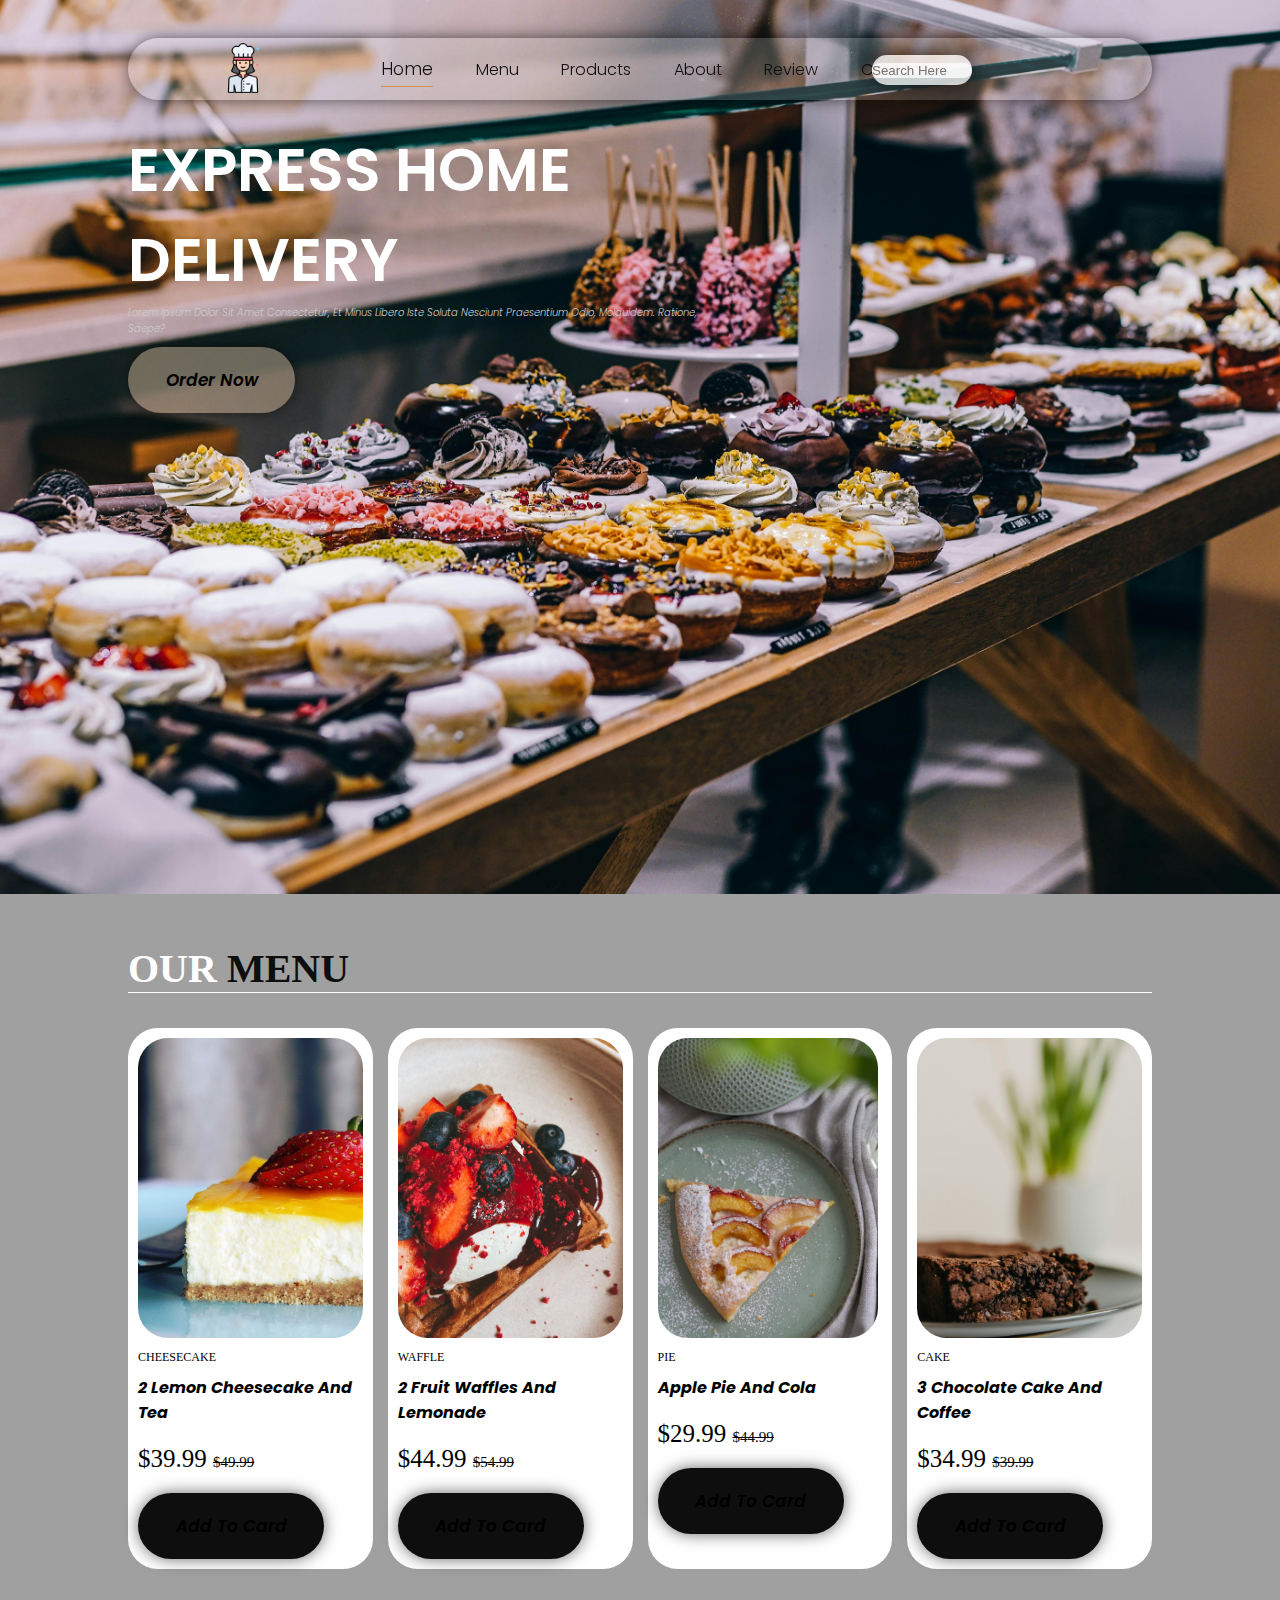
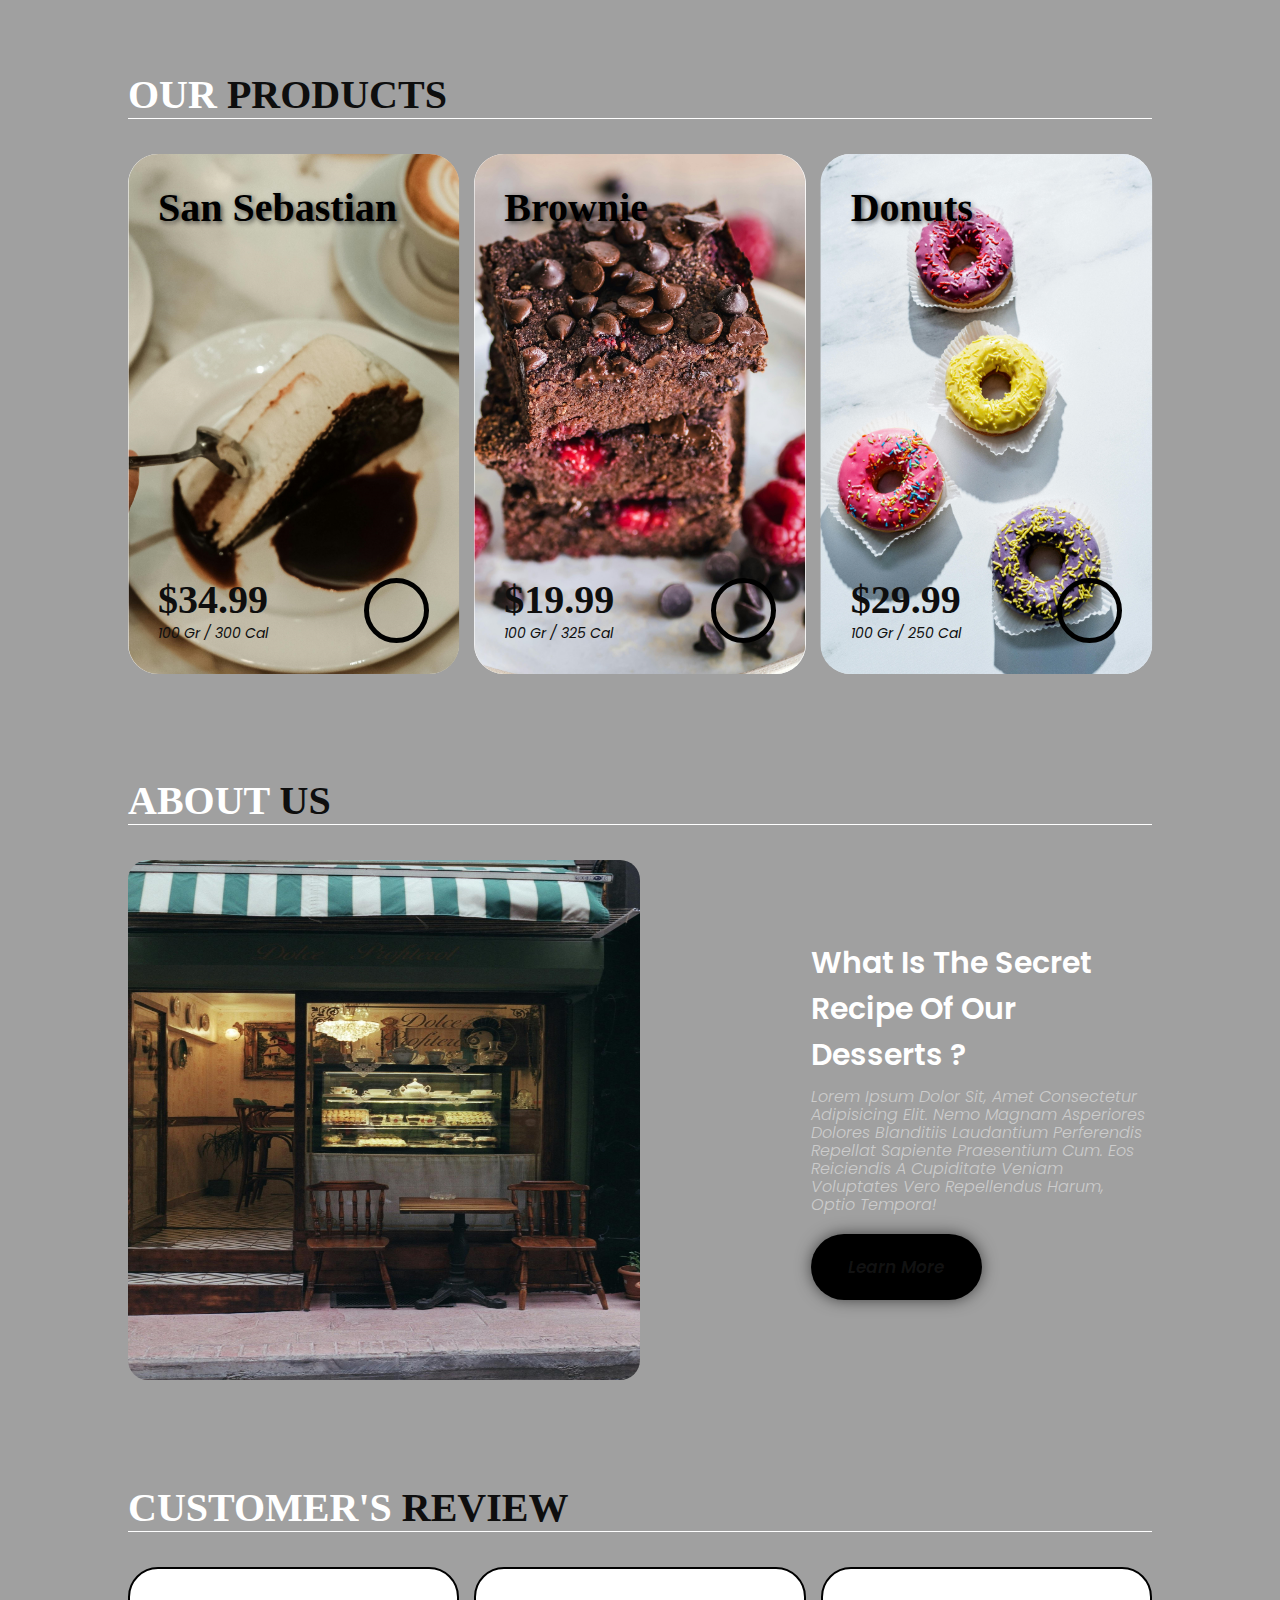
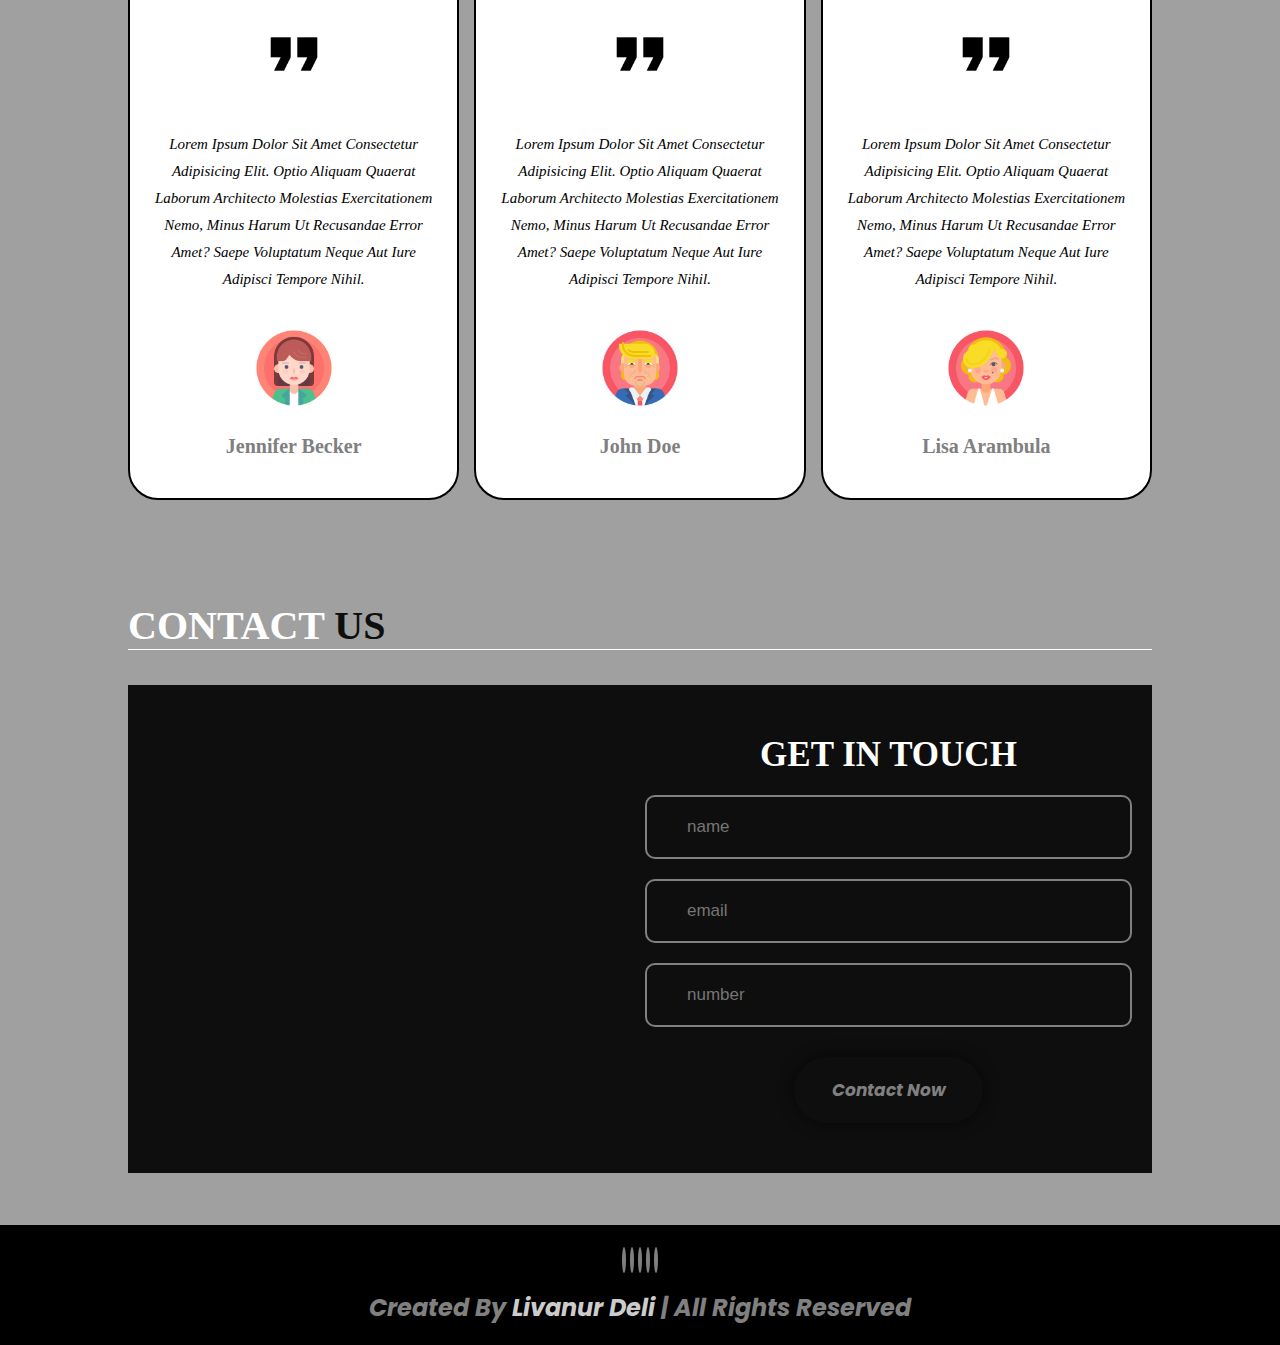
<file: index.html>
<!DOCTYPE html>
<html lang="en">
<head>
    <meta charset="UTF-8" />
    <meta name="viewport" content="width=device-width, initial-scale=1.0" />
    <title>Livs Cafe</title>
    <link rel="stylesheet" href="css/style.css">
    <link rel="stylesheet" href="https://cdnjs.cloudflare.com/ajax/libs/font-awesome/6.6.0/css/all.min.css" integrity="sha512-Kc323vGBEqzTmouAECnVceyQqyqdsSiqLQISBL29aUW4U/M7pSPA/gEUZQqv1cwx4OnYxTxve5UMg5GT6L4JJg==" crossorigin="anonymous" referrerpolicy="no-referrer" />
    <style>
        @import url('https://fonts.googleapis.com/css2?family=Poppins:ital,wght@0,100;0,200;0,300;0,400;0,500;0,600;0,700;0,800;0,900;1,100;1,200;1,300;1,400;1,500;1,600;1,700;1,800;1,900&display=swap');
    </style>
</head>
<body>
    <header class="header">
        <a href="#" class="logo">
            <img src="img/chef.png" alt="">
        </a>
        <nav class="navbar">
            <a href="index.html" class="active"> Home</a>
            <a href="menu.html">Menu</a>
            <a href="products.html">Products</a>
            <a href="about.html">About</a>
            <a href="review.html">Review</a>
            <a href="contact.html">contact</a>
        </nav>
        <div class="buttons">
            <button id="search-btn">
                <i class="fa-solid fa-magnifying-glass"></i>
            </button>

            <button id="cart-btn">
                <i class="fa-solid fa-cart-shopping"></i>
            </button>
            <button id="menu-btn">
                <i class="fa-solid fa-bars"></i>
            </button>
        </div>
        <div class="search-form ">
            <input type="text" class="search-input" id="search-box" placeholder="search here">
        </div>

        <div class="cart-items-container ">
            <div class="cart-item">

                <i class="fa-solid fa-xmark"></i>
                <img src="img/pexels-cottonbro-4686962.jpg" alt="">
                <div class="content">
                    <h4>cart item 01</h4>
                    <div class="price">$15.99/-</div>
                </div>
            </div>
            <div class="cart-item">

                <i class="fa-solid fa-xmark"></i>
                <img src="img/pexels-suzyhazelwood-1098592.jpg" alt="">
                <div class="content">
                    <h4>cart item 02</h4>
                    <div class="price">$15.99/-</div>
                </div>
            </div>
            <div class="cart-item">

                <i class="fa-solid fa-xmark"></i>
                <img src="img/pexels-alesiakozik-6072100.jpg" alt="">
                <div class="content">
                    <h4>cart item 03</h4>
                    <div class="price">$15.99/-</div>
                </div>
            </div>
            <a href="#" class="btn"> chechout now</a>
        </div>
    </header>
    <section class="home" id="home">
        <div class="content">

            <h3>
                EXPRESS HOME DELIVERY</h1>
                <p>
                    Lorem ipsum dolor sit amet consectetur, et minus libero iste soluta
                    nesciunt praesentium odio, molquidem. Ratione, saepe?
                </p>
                <a href="" class="btn"> Order Now</a>
        </div>
    </section>
    <section class="menu" id="menu">
        <h1 class="heading">our <span>menu</span></h1>
        <div class="box-container">
            <div class="box">
                <div class="box-head">
                    <img src="img/pexels-suzyhazelwood-1098592.jpg" alt="">
                    <span class="menu-category">Cheesecake</span>
                    <h3> 2 Lemon Cheesecake and Tea  </h3>
                    <div class="price">$39.99 <span>$49.99</span></div>
                </div>
                <div class="box-bottom">
                    <a href="#" class="btn"> Add To Card</a>

                </div>
            </div>
            <div class="box">
                <div class="box-head">
                    <img src="img/pexels-luchik-14686152.jpg" alt="">
                    <span class="menu-category">Waffle</span>
                    <h3> 2 Fruit Waffles and Lemonade  </h3>
                    <div class="price">$44.99 <span>$54.99</span></div>
                </div>
                <div class="box-bottom">
                    <a href="#" class="btn"> Add To Card</a>

                </div>
            </div>
            <div class="box">
                <div class="box-head">
                    <img src="img/pexels-alena-evseenko-660538512-26736313.jpg" alt="">
                    <span class="menu-category">Pie </span>
                    <h3> Apple Pie and Cola  </h3>
                    <div class="price">$29.99 <span>$44.99</span></div>
                </div>
                <div class="box-bottom">
                    <a href="#" class="btn"> Add To Card</a>

                </div>
            </div>
            <div class="box">
                <div class="box-head">
                    <img src="img/pexels-alesiakozik-6072100.jpg" alt="">
                    <span class="menu-category">cake</span>
                    <h3> 3 Chocolate Cake and Coffee</h3>
                    <div class="price">$34.99 <span>$39.99</span></div>
                </div>
                <div class="box-bottom">
                    <a href="#" class="btn"> Add To Card</a>

                </div>
            </div>
        </div>


    </section>
    <section class="products" id="products">
        <h1 class="heading">our <span>products</span></h1>
        <div class="box-container">
            <div class="box">
                <div class="box-head">
                    <a href="#" class="name">San Sebastian</a>
                </div>
                <div class="image">
                    <img src="img/pexels-esra-afsar-123882149-14253184.jpg" alt="">
                </div>
                <div class="box-bottom">
                    <div class="info">
                        <b class="price">$34.99</b>
                        <span class="amount">100 gr / 300 cal</span>
                    </div>
                    <div class="product-btn">
                        <a href="#"><i class="fa-solid fa-plus"></i></a>
                    </div>
                </div>
            </div>
            <div class="box">
                <div class="box-head">
                    <a href="#" class="name">Brownie</a>
                </div>
                <div class="image">
                    <img src="img/pexels-ella-olsson-572949-3026804.jpg" alt="">
                </div>
                <div class="box-bottom">
                    <div class="info">
                        <b class="price">$19.99</b>
                        <span class="amount">100 gr / 325 cal</span>
                    </div>
                    <div class="product-btn">
                        <a href="#"><i class="fa-solid fa-plus"></i></a>
                    </div>
                </div>
            </div>
            <div class="box">
                <div class="box-head">
                    <a href="#" class="name">Donuts</a>
                </div>
                <div class="image">
                    <img src="img/pexels-cottonbro-4686962.jpg" alt="">
                </div>
                <div class="box-bottom">
                    <div class="info">
                        <b class="price">$29.99</b>
                        <span class="amount">100 gr / 250 cal</span>
                    </div>
                    <div class="product-btn">
                        <a href="#"><i class="fa-solid fa-plus"></i></a>
                    </div>
                </div>
            </div>
        </div>



    </section>
    <section class="about" id="about">
        <h1 class="heading">about <span>us</span></h1>
        <div class="row">
            <div class="image">
                <img src="img/pexels-gulsah-saricam-3077748-14620110.jpg" alt="">
            </div>
            <div class="content">
                <h3> What Is The Secret Recipe Of Our Desserts ?</h3>
                <p>
                    Lorem ipsum dolor sit, amet consectetur adipisicing
                    elit. Nemo magnam asperiores dolores blanditiis
                    laudantium perferendis repellat sapiente praesentium
                    cum. Eos reiciendis a cupiditate veniam voluptates
                    vero repellendus harum, optio tempora!
                </p>
                <a href="#" class="btn"> learn more</a>
            </div>
        </div>
    </section>
    <section class="review" id="review">
        <h1 class="heading">Customer's <span> review</span></h1>
        <div class="box-container">
            <div class="box">
                <img src="img/352392_format_quote_icon.png" alt="">
                <p>
                    Lorem ipsum dolor sit amet consectetur adipisicing elit.
                    Optio aliquam quaerat laborum architecto molestias
                    exercitationem nemo, minus harum ut recusandae error
                    amet? Saepe voluptatum neque aut iure adipisci tempore
                    nihil.
                </p>
                <img src="img/4043248_avatar_female_portrait_woman_icon.png" alt="">
                <h3> Jennifer Becker</h3>
                <div class="stars">
                    <i class="fa-solid fa-star"></i>
                    <i class="fa-solid fa-star"></i>
                    <i class="fa-solid fa-star"></i>
                    <i class="fa-solid fa-star"></i>
                    <i class="fa-regular fa-star-half-stroke"></i>
                </div>


            </div>
            <div class="box">
                <img src="img/352392_format_quote_icon.png" alt="">
                <p>
                    Lorem ipsum dolor sit amet consectetur adipisicing elit.
                    Optio aliquam quaerat laborum architecto molestias
                    exercitationem nemo, minus harum ut recusandae error
                    amet? Saepe voluptatum neque aut iure adipisci tempore
                    nihil.
                </p>
                <img src="img/4043269_avatar_male_president_trump_donald trump_icon.png" alt="">
                <h3> John Doe</h3>
                <div class="stars">
                    <i class="fa-solid fa-star"></i>
                    <i class="fa-solid fa-star"></i>
                    <i class="fa-solid fa-star"></i>
                    <i class="fa-solid fa-star"></i>
                    <i class="fa-regular fa-star-half-stroke"></i>
                </div>


            </div>
            <div class="box">
                <img src="img/352392_format_quote_icon.png" alt="">
                <p>
                    Lorem ipsum dolor sit amet consectetur adipisicing elit.
                    Optio aliquam quaerat laborum architecto molestias
                    exercitationem nemo, minus harum ut recusandae error
                    amet? Saepe voluptatum neque aut iure adipisci tempore
                    nihil.
                </p>
                <img src="img/4043261_artist_avatar_marilyn_monroe_icon.png" alt="">
                <h3> Lisa Arambula </h3>
                <div class="stars">
                    <i class="fa-solid fa-star"></i>
                    <i class="fa-solid fa-star"></i>
                    <i class="fa-solid fa-star"></i>
                    <i class="fa-solid fa-star"></i>
                    <i class="fa-regular fa-star-half-stroke"></i>
                </div>


            </div>
        </div>
    </section>
    <section class="contact" id="contact">
        <h1 class="heading"> contact <span>us</span></h1>
        <div class="row">
            <iframe src="https://www.google.com/maps/embed?pb=!1m18!1m12!1m3!1d3059
                .5578334562933!2d32.85151888745095!3d39.92891028656022!2m3!1f0!2f0!3f0!
                3m2!1i1024!2i768!4f13.1!3m3!1m2!1s0x14d34ef880bb5299%3A0x9dcc9b3503ffb4
                92!2sEti%2C%20Celal%20Bayar%20Blv.%2C%2006570%20%C3%87ankaya%2FAnkara!
                5e0!3m2!1str!2str!4v1724678144333!5m2!1str!2str" loading="lazy"
                    referrerpolicy="no-referrer-when-downgrade"></iframe>
            <form>
                <h3> get in touch</h3>
                <div class="inputbox">
                    <i class="fa-solid fa-user"></i>
                    <input type="text" placeholder="name">

                </div>
                <div class="inputbox">
                    <i class="fa-solid fa-envelope"></i>
                    <input type="email" placeholder="email">

                </div>
                <div class="inputbox">
                    <i class="fa-solid fa-phone"></i>
                    <input type="number" placeholder="number">

                </div>
                <input type="submit" class="btn" value="contact now">
            </form>
        </div>
    </section>
    <section class="footer">
        <div class="share">
            <a href="#"><i class="fa-brands fa-facebook"></i></a>
            <a href="#"><i class="fa-brands fa-twitter"></i></a>
            <a href="#"><i class="fa-brands fa-instagram"></i></a>
            <a href="#"><i class="fa-brands fa-linkedin"></i></a>
            <a href="#"><i class="fa-brands fa-pinterest"></i></a>
        </div>
        <div class="credit">
            <h1>created by <span>Livanur Deli</span> | all rights reserved</h1>
        </div>
    </section>
    <script src="script.js"></script>
</body>
</html>
</file>
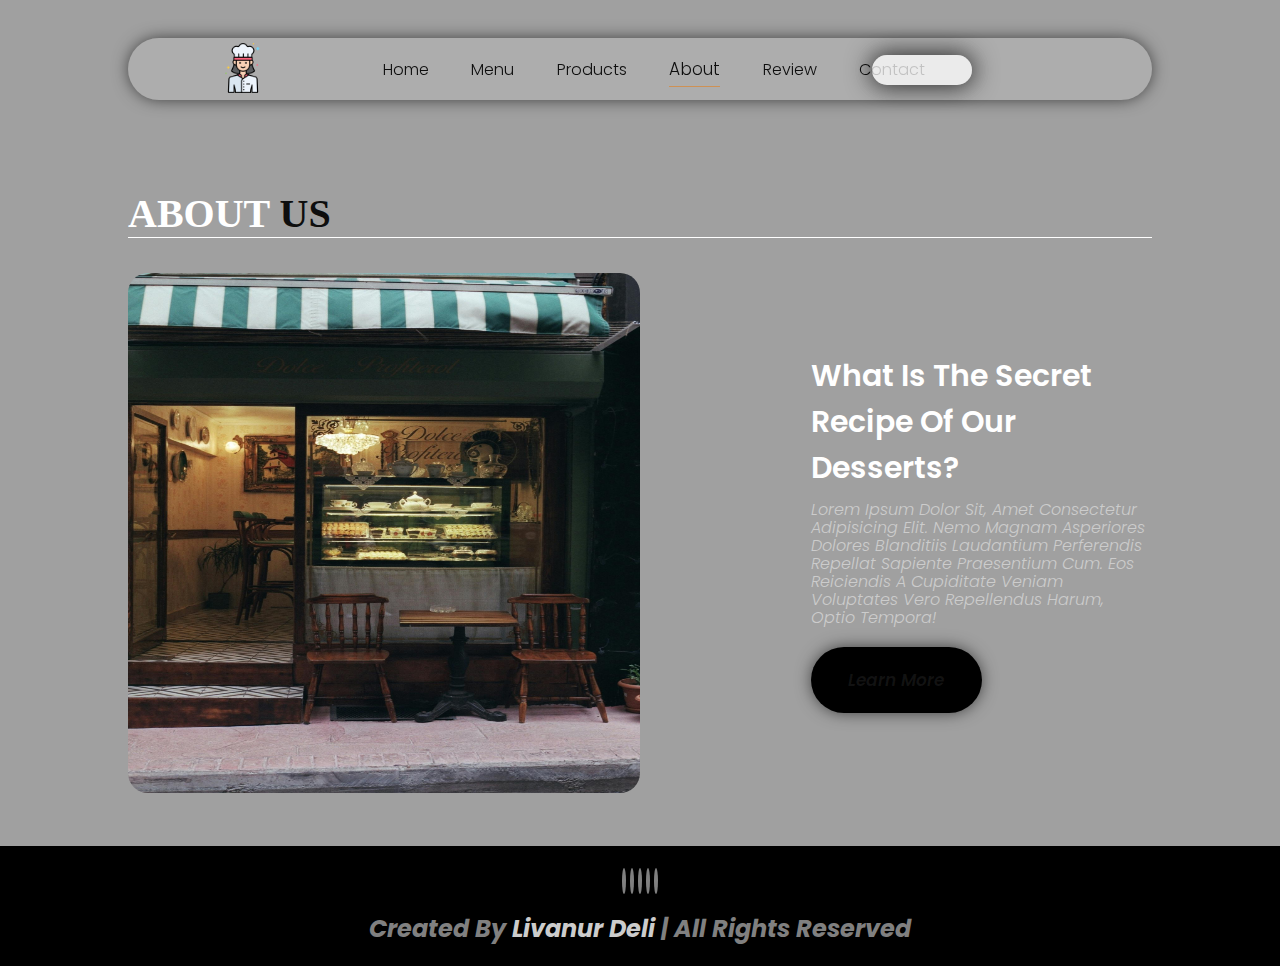
<file: about.html>
<!DOCTYPE html>
<html lang="en">
<head>
    <meta charset="UTF-8" />
    <meta name="viewport" content="width=device-width, initial-scale=1.0" />
    <title>Livs Cafe</title>
    <link rel="stylesheet" href="css/style.css">
    <link rel="stylesheet" href="https://cdnjs.cloudflare.com/ajax/libs/font-awesome/6.6.0/css/all.min.css" integrity="sha512-Kc323vGBEqzTmouAECnVceyQqyqdsSiqLQISBL29aUW4U/M7pSPA/gEUZQqv1cwx4OnYxTxve5UMg5GT6L4JJg==" crossorigin="anonymous" referrerpolicy="no-referrer" />
    <style>
        @import url('https://fonts.googleapis.com/css2?family=Poppins:ital,wght@0,100;0,200;0,300;0,400;0,500;0,600;0,700;0,800;0,900;1,100;1,200;1,300;1,400;1,500;1,600;1,700;1,800;1,900&display=swap');
    </style>
</head>
<body>
    <form runat="server">
        <header class="header">
            <a href="#" class="logo">
                <img src="img/chef.png" alt="Logo">
            </a>
            <nav class="navbar">
                <a href="index.html">Home</a>
                <a href="menu.html">Menu</a>
                <a href="products.html">Products</a>
                <a href="about.html" class="active">About</a>
                <a href="review.html">Review</a>
                <a href="contact.html">Contact</a>
            </nav>
            <div class="buttons">
                <button type="button" id="search-btn">
                    <i class="fa-solid fa-magnifying-glass"></i>
                </button>
                <button type="button" id="cart-btn">
                    <i class="fa-solid fa-cart-shopping"></i>
                </button>
                <button type="button" id="menu-btn">
                    <i class="fa-solid fa-bars"></i>
                </button>
            </div>
            <div class="search-form">
                <asp:TextBox ID="searchBox" runat="server" CssClass="search-input" placeholder="search here"></asp:TextBox>
            </div>
            <div class="cart-items-container">
                <div class="cart-item">
                    <i class="fa-solid fa-xmark"></i>
                    <img src="img/pexels-cottonbro-4686962.jpg" alt="Cart Item 01">
                    <div class="content">
                        <h4>Cart Item 01</h4>
                        <div class="price">$15.99/-</div>
                    </div>
                </div>
                <div class="cart-item">
                    <i class="fa-solid fa-xmark"></i>
                    <img src="img/pexels-suzyhazelwood-1098592.jpg" alt="Cart Item 02">
                    <div class="content">
                        <h4>Cart Item 02</h4>
                        <div class="price">$15.99/-</div>
                    </div>
                </div>
                <div class="cart-item">
                    <i class="fa-solid fa-xmark"></i>
                    <img src="img/pexels-alesiakozik-6072100.jpg" alt="Cart Item 03">
                    <div class="content">
                        <h4>Cart Item 03</h4>
                        <div class="price">$15.99/-</div>
                    </div>
                </div>
                <a href="#" class="btn">Checkout Now</a>
            </div>
        </header>

        <section class="about" id="about">
            <h1 class="heading">about <span>us</span></h1>
            <div class="row">
                <div class="image">
                    <img src="img/pexels-gulsah-saricam-3077748-14620110.jpg" alt="About Us">
                </div>
                <div class="content">
                    <h3>What Is The Secret Recipe Of Our Desserts?</h3>
                    <p>Lorem ipsum dolor sit, amet consectetur adipisicing elit. Nemo magnam asperiores dolores blanditiis laudantium perferendis repellat sapiente praesentium cum. Eos reiciendis a cupiditate veniam voluptates vero repellendus harum, optio tempora!</p>
                    <a href="#" class="btn">Learn More</a>
                </div>
            </div>
        </section>

        <section class="footer">
            <div class="share">
                <a href="#"><i class="fa-brands fa-facebook"></i></a>
                <a href="#"><i class="fa-brands fa-twitter"></i></a>
                <a href="#"><i class="fa-brands fa-instagram"></i></a>
                <a href="#"><i class="fa-brands fa-linkedin"></i></a>
                <a href="#"><i class="fa-brands fa-pinterest"></i></a>
            </div>
            <div class="credit">
                <h1>created by <span>Livanur Deli</span> | all rights reserved</h1>
            </div>
        </section>
        <script src="script.js"></script>
    </form>
</body>
</html>
</file>
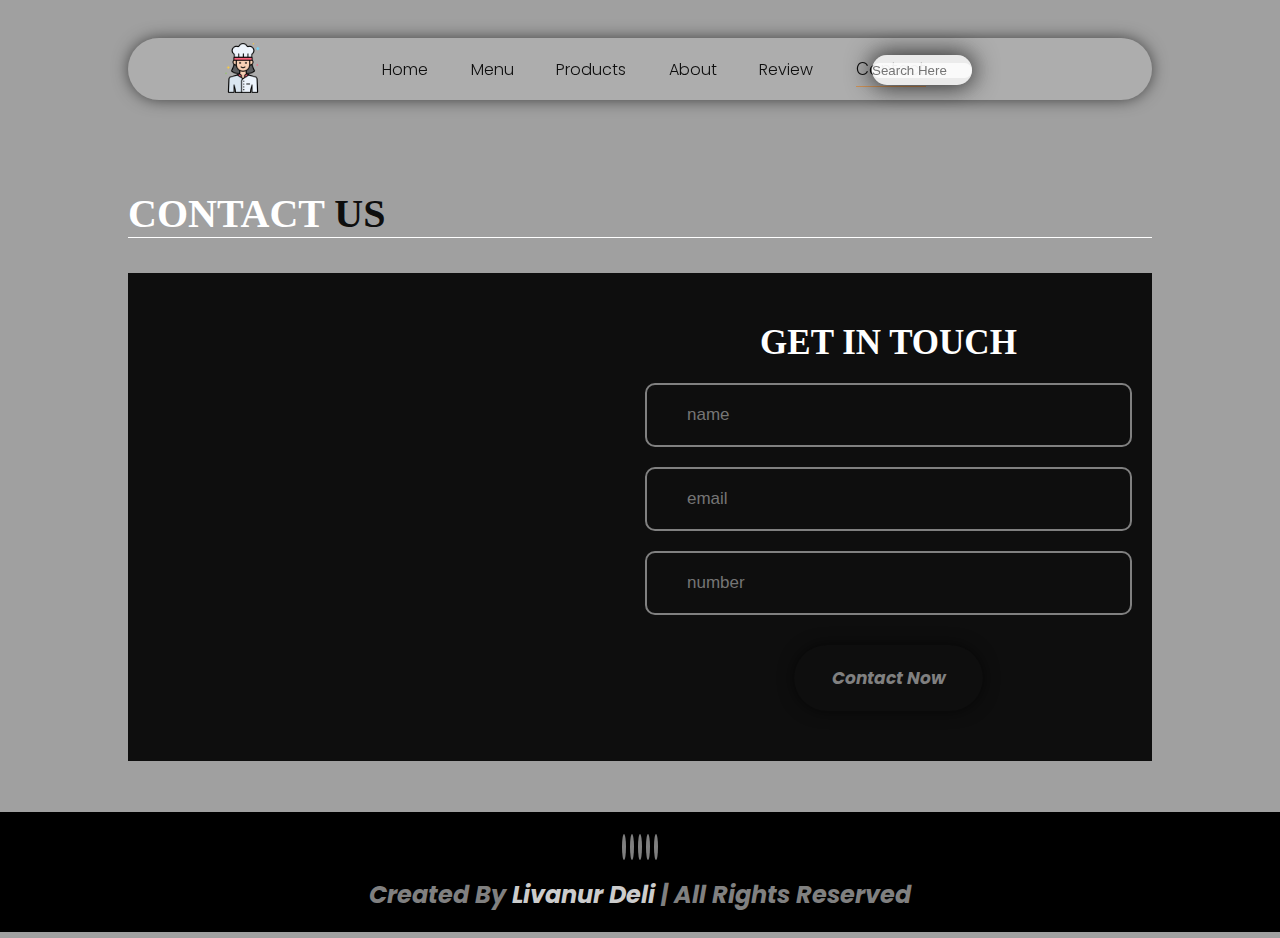
<file: contact.html>
<!DOCTYPE html>
<html lang="en">
<head>
    <meta charset="UTF-8" />
    <meta name="viewport" content="width=device-width, initial-scale=1.0" />
    <title>Livs Cafe</title>
    <link rel="stylesheet" href="css/style.css">
    <link rel="stylesheet" href="https://cdnjs.cloudflare.com/ajax/libs/font-awesome/6.6.0/css/all.min.css" integrity="sha512-Kc323vGBEqzTmouAECnVceyQqyqdsSiqLQISBL29aUW4U/M7pSPA/gEUZQqv1cwx4OnYxTxve5UMg5GT6L4JJg==" crossorigin="anonymous" referrerpolicy="no-referrer" />
    <style>
        @import url('https://fonts.googleapis.com/css2?family=Poppins:ital,wght@0,100;0,200;0,300;0,400;0,500;0,600;0,700;0,800;0,900;1,100;1,200;1,300;1,400;1,500;1,600;1,700;1,800;1,900&display=swap');
    </style>
</head>
<body>
    <header class="header">
        <a href="#" class="logo">
            <img src="img/chef.png" alt="">
        </a>
        <nav class="navbar">
            <a href="index.html"> Home</a>
            <a href="menu.html">Menu</a>
            <a href="products.html">Products</a>
            <a href="about.html">About</a>
            <a href="review.html">Review</a>
            <a href="contact.html" class="active">contact</a>
        </nav>
        <div class="buttons">
            <button id="search-btn">
                <i class="fa-solid fa-magnifying-glass"></i>
            </button>

            <button id="cart-btn">
                <i class="fa-solid fa-cart-shopping"></i>
            </button>
            <button id="menu-btn">
                <i class="fa-solid fa-bars"></i>
            </button>
        </div>
        <div class="search-form ">
            <input type="text" class="search-input" id="search-box" placeholder="search here">
        </div>

        <div class="cart-items-container ">
            <div class="cart-item">

                <i class="fa-solid fa-xmark"></i>
                <img src="img/pexels-cottonbro-4686962.jpg" alt="">
                <div class="content">
                    <h4>cart item 01</h4>
                    <div class="price">$15.99/-</div>
                </div>
            </div>
            <div class="cart-item">

                <i class="fa-solid fa-xmark"></i>
                <img src="img/pexels-suzyhazelwood-1098592.jpg" alt="">
                <div class="content">
                    <h4>cart item 02</h4>
                    <div class="price">$15.99/-</div>
                </div>
            </div>
            <div class="cart-item">

                <i class="fa-solid fa-xmark"></i>
                <img src="img/pexels-alesiakozik-6072100.jpg" alt="">
                <div class="content">
                    <h4>cart item 03</h4>
                    <div class="price">$15.99/-</div>
                </div>
            </div>
            <a href="#" class="btn"> chechout now</a>
        </div>
    </header>

    <section class="contact" id="contact">
        <h1 class="heading"> contact <span>us</span></h1>
        <div class="row">
            <iframe src="https://www.google.com/maps/embed?pb=!1m18!1m12!1m3!1d3059
                .5578334562933!2d32.85151888745095!3d39.92891028656022!2m3!1f0!2f0!3f0!
                3m2!1i1024!2i768!4f13.1!3m3!1m2!1s0x14d34ef880bb5299%3A0x9dcc9b3503ffb4
                92!2sEti%2C%20Celal%20Bayar%20Blv.%2C%2006570%20%C3%87ankaya%2FAnkara!
                5e0!3m2!1str!2str!4v1724678144333!5m2!1str!2str" loading="lazy"
                    referrerpolicy="no-referrer-when-downgrade"></iframe>
            <form>
                <h3> get in touch</h3>
                <div class="inputbox">
                    <i class="fa-solid fa-user"></i>
                    <input type="text" placeholder="name">

                </div>
                <div class="inputbox">
                    <i class="fa-solid fa-envelope"></i>
                    <input type="email" placeholder="email">

                </div>
                <div class="inputbox">
                    <i class="fa-solid fa-phone"></i>
                    <input type="number" placeholder="number">

                </div>
                <input type="submit" class="btn" value="contact now">
            </form>
        </div>
    </section>
    <section class="footer">
        <div class="share">
            <a href="#"><i class="fa-brands fa-facebook"></i></a>
            <a href="#"><i class="fa-brands fa-twitter"></i></a>
            <a href="#"><i class="fa-brands fa-instagram"></i></a>
            <a href="#"><i class="fa-brands fa-linkedin"></i></a>
            <a href="#"><i class="fa-brands fa-pinterest"></i></a>
        </div>
        <div class="credit">
            <h1>created by <span>Livanur Deli</span> | all rights reserved</h1>
        </div>
    </section>
    <script src="script.js"></script>
</body>
</html>
</file>
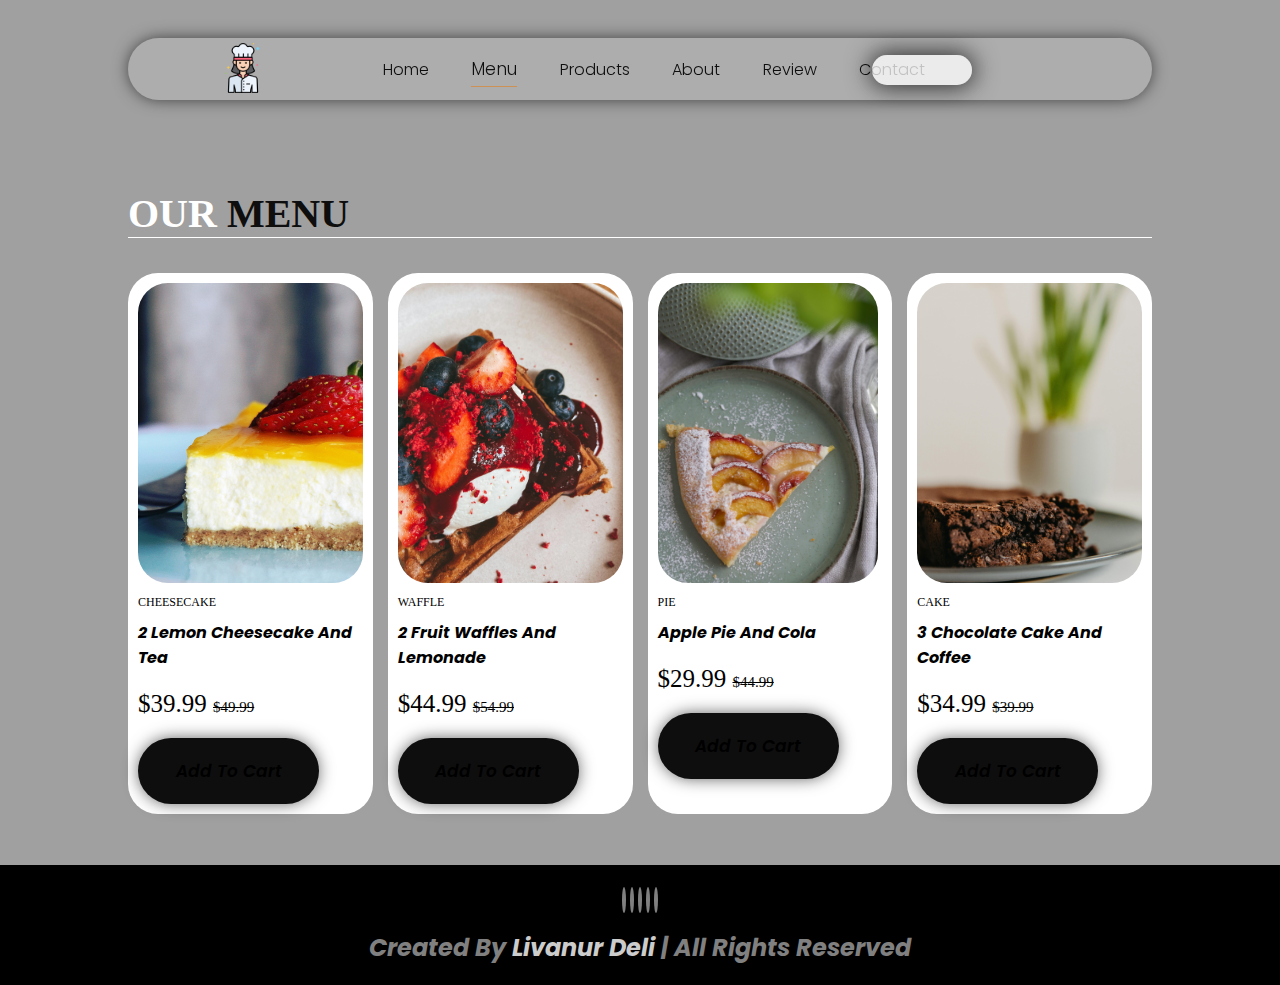
<file: menu.html>
<!DOCTYPE html>
<html lang="en">
<head>

    <meta charset="UTF-8" />
    <meta name="viewport" content="width=device-width, initial-scale=1.0" />
    <title>Livs Cafe</title>
    <link rel="stylesheet" href="css/style.css">
    <link rel="stylesheet" href="https://cdnjs.cloudflare.com/ajax/libs/font-awesome/6.6.0/css/all.min.css" integrity="sha512-Kc323vGBEqzTmouAECnVceyQqyqdsSiqLQISBL29aUW4U/M7pSPA/gEUZQqv1cwx4OnYxTxve5UMg5GT6L4JJg==" crossorigin="anonymous" referrerpolicy="no-referrer" />
    <style>
        @import url('https://fonts.googleapis.com/css2?family=Poppins:ital,wght@0,100;0,200;0,300;0,400;0,500;0,600;0,700;0,800;0,900;1,100;1,200;1,300;1,400;1,500;1,600;1,700;1,800;1,900&display=swap');
    </style>
</head>
<body>
    <form runat="server">
        <header class="header">
            <a href="#" class="logo">
                <img src="img/chef.png" alt="Logo">
            </a>
            <nav class="navbar">
                <a href="index.html">Home</a>
                <a href="menu.html" class="active">Menu</a>
                <a href="products.html">Products</a>
                <a href="about.html">About</a>
                <a href="review.html">Review</a>
                <a href="contact.html">Contact</a>
            </nav>
            <div class="buttons">
                <button type="button" id="search-btn">
                    <i class="fa-solid fa-magnifying-glass"></i>
                </button>
                <button type="button" id="cart-btn">
                    <i class="fa-solid fa-cart-shopping"></i>
                </button>
                <button type="button" id="menu-btn">
                    <i class="fa-solid fa-bars"></i>
                </button>
            </div>
            <div class="search-form">
                <asp:TextBox ID="searchBox" runat="server" CssClass="search-input" placeholder="search here"></asp:TextBox>
            </div>
            <div class="cart-items-container">
                <div class="cart-item">
                    <i class="fa-solid fa-xmark"></i>
                    <img src="img/pexels-cottonbro-4686962.jpg" alt="Cart Item 01">
                    <div class="content">
                        <h4>Cart Item 01</h4>
                        <div class="price">$15.99/-</div>
                    </div>
                </div>
                <div class="cart-item">
                    <i class="fa-solid fa-xmark"></i>
                    <img src="img/pexels-suzyhazelwood-1098592.jpg" alt="Cart Item 02">
                    <div class="content">
                        <h4>Cart Item 02</h4>
                        <div class="price">$15.99/-</div>
                    </div>
                </div>
                <div class="cart-item">
                    <i class="fa-solid fa-xmark"></i>
                    <img src="img/pexels-alesiakozik-6072100.jpg" alt="Cart Item 03">
                    <div class="content">
                        <h4>Cart Item 03</h4>
                        <div class="price">$15.99/-</div>
                    </div>
                </div>
                <a href="#" class="btn">Checkout Now</a>
            </div>
        </header>

        <section class="menu" id="menu">
            <h1 class="heading">our <span>menu</span></h1>
            <div class="box-container">
                <div class="box">
                    <div class="box-head">
                        <img src="img/pexels-suzyhazelwood-1098592.jpg" alt="Cheesecake">
                        <span class="menu-category">Cheesecake</span>
                        <h3>2 Lemon Cheesecake and Tea</h3>
                        <div class="price">$39.99 <span>$49.99</span></div>
                    </div>
                    <div class="box-bottom">
                        <a href="#" class="btn">Add To Cart</a>
                    </div>
                </div>
                <div class="box">
                    <div class="box-head">
                        <img src="img/pexels-luchik-14686152.jpg" alt="Waffle">
                        <span class="menu-category">Waffle</span>
                        <h3>2 Fruit Waffles and Lemonade</h3>
                        <div class="price">$44.99 <span>$54.99</span></div>
                    </div>
                    <div class="box-bottom">
                        <a href="#" class="btn">Add To Cart</a>
                    </div>
                </div>
                <div class="box">
                    <div class="box-head">
                        <img src="img/pexels-alena-evseenko-660538512-26736313.jpg" alt="Pie">
                        <span class="menu-category">Pie</span>
                        <h3>Apple Pie and Cola</h3>
                        <div class="price">$29.99 <span>$44.99</span></div>
                    </div>
                    <div class="box-bottom">
                        <a href="#" class="btn">Add To Cart</a>
                    </div>
                </div>
                <div class="box">
                    <div class="box-head">
                        <img src="img/pexels-alesiakozik-6072100.jpg" alt="Cake">
                        <span class="menu-category">Cake</span>
                        <h3>3 Chocolate Cake and Coffee</h3>
                        <div class="price">$34.99 <span>$39.99</span></div>
                    </div>
                    <div class="box-bottom">
                        <a href="#" class="btn">Add To Cart</a>
                    </div>
                </div>
            </div>
        </section>

        <section class="footer">
            <div class="share">
                <a href="#"><i class="fa-brands fa-facebook"></i></a>
                <a href="#"><i class="fa-brands fa-twitter"></i></a>
                <a href="#"><i class="fa-brands fa-instagram"></i></a>
                <a href="#"><i class="fa-brands fa-linkedin"></i></a>
                <a href="#"><i class="fa-brands fa-pinterest"></i></a>
            </div>
            <div class="credit">
                <h1>created by <span>Livanur Deli</span> | all rights reserved</h1>
            </div>
        </section>
        <script src="script.js"></script>
    </form>
</body>
</html>
</file>
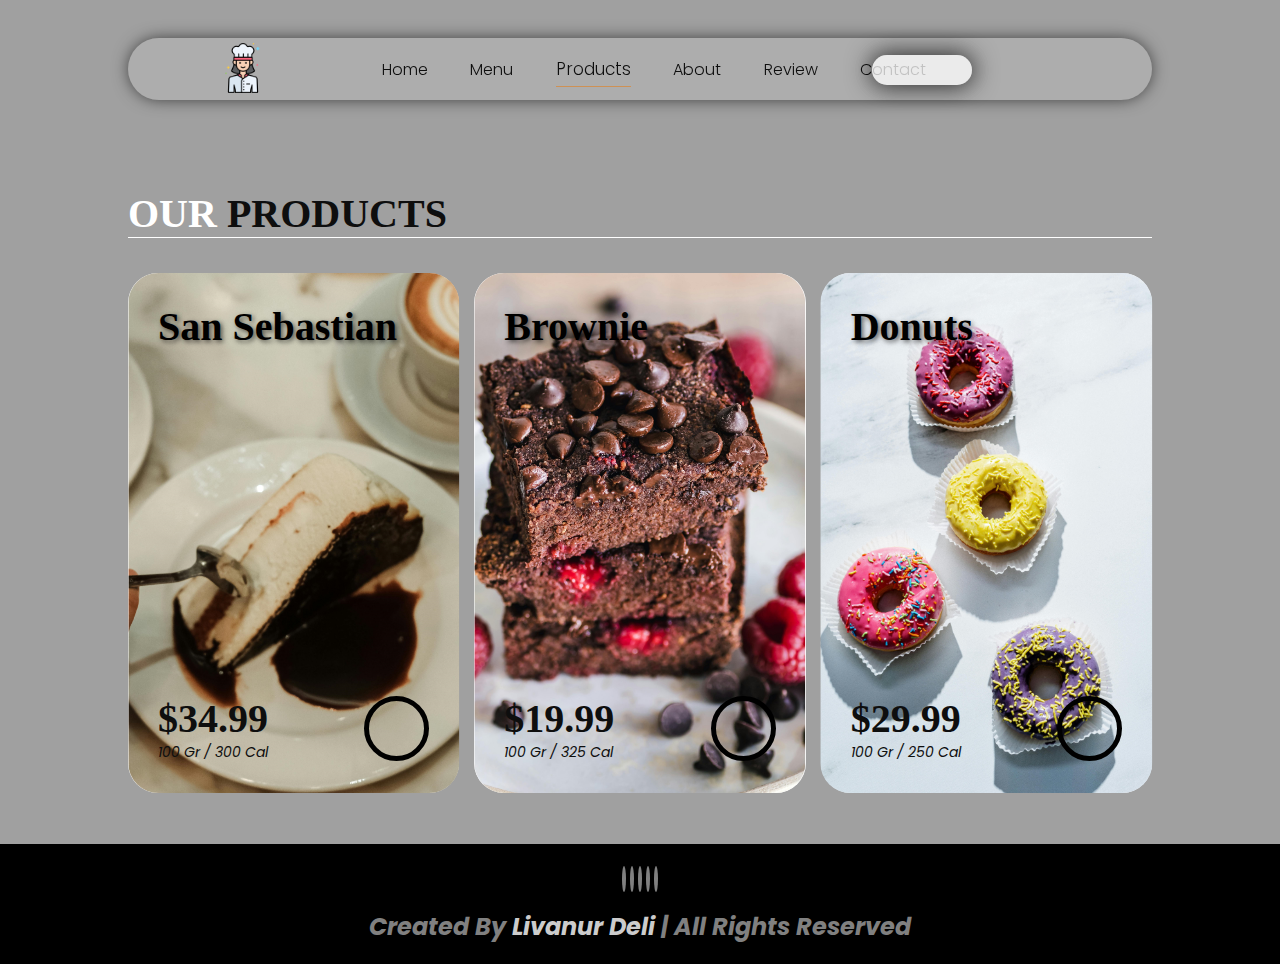
<file: products.html>
<!DOCTYPE html>
<html lang="en">
<head>
    <meta charset="UTF-8" />
    <meta name="viewport" content="width=device-width, initial-scale=1.0" />
    <title>Livs Cafe</title>
    <link rel="stylesheet" href="css/style.css">
    <link rel="stylesheet" href="https://cdnjs.cloudflare.com/ajax/libs/font-awesome/6.6.0/css/all.min.css" integrity="sha512-Kc323vGBEqzTmouAECnVceyQqyqdsSiqLQISBL29aUW4U/M7pSPA/gEUZQqv1cwx4OnYxTxve5UMg5GT6L4JJg==" crossorigin="anonymous" referrerpolicy="no-referrer" />
    <style>
        @import url('https://fonts.googleapis.com/css2?family=Poppins:ital,wght@0,100;0,200;0,300;0,400;0,500;0,600;0,700;0,800;0,900;1,100;1,200;1,300;1,400;1,500;1,600;1,700;1,800;1,900&display=swap');
    </style>
</head>
<body>
    <form runat="server">
        <header class="header">
            <a href="#" class="logo">
                <img src="img/chef.png" alt="Logo">
            </a>
            <nav class="navbar">
                <a href="index.html">Home</a>
                <a href="menu.html" >Menu</a>
                <a href="products.html" class="active" >Products</a>
                <a href="about.html">About</a>
                <a href="review.html">Review</a>
                <a href="contact.html">Contact</a>
            </nav>
            <div class="buttons">
                <button type="button" id="search-btn">
                    <i class="fa-solid fa-magnifying-glass"></i>
                </button>
                <button type="button" id="cart-btn">
                    <i class="fa-solid fa-cart-shopping"></i>
                </button>
                <button type="button" id="menu-btn">
                    <i class="fa-solid fa-bars"></i>
                </button>
            </div>
            <div class="search-form">
                <asp:TextBox ID="searchBox" runat="server" CssClass="search-input" placeholder="search here"></asp:TextBox>
            </div>
            <div class="cart-items-container">
                <div class="cart-item">
                    <i class="fa-solid fa-xmark"></i>
                    <img src="img/pexels-cottonbro-4686962.jpg" alt="Cart Item 01">
                    <div class="content">
                        <h4>Cart Item 01</h4>
                        <div class="price">$15.99/-</div>
                    </div>
                </div>
                <div class="cart-item">
                    <i class="fa-solid fa-xmark"></i>
                    <img src="img/pexels-suzyhazelwood-1098592.jpg" alt="Cart Item 02">
                    <div class="content">
                        <h4>Cart Item 02</h4>
                        <div class="price">$15.99/-</div>
                    </div>
                </div>
                <div class="cart-item">
                    <i class="fa-solid fa-xmark"></i>
                    <img src="img/pexels-alesiakozik-6072100.jpg" alt="Cart Item 03">
                    <div class="content">
                        <h4>Cart Item 03</h4>
                        <div class="price">$15.99/-</div>
                    </div>
                </div>
                <a href="#" class="btn">Checkout Now</a>
            </div>
        </header>

        <section class="products" id="products">
            <h1 class="heading">our <span>products</span></h1>
            <div class="box-container">
                <div class="box">
                    <div class="box-head">
                        <a href="#" class="name">San Sebastian</a>
                    </div>
                    <div class="image">
                        <img src="img/pexels-esra-afsar-123882149-14253184.jpg" alt="San Sebastian">
                    </div>
                    <div class="box-bottom">
                        <div class="info">
                            <b class="price">$34.99</b>
                            <span class="amount">100 gr / 300 cal</span>
                        </div>
                        <div class="product-btn">
                            <a href="#"><i class="fa-solid fa-plus"></i></a>
                        </div>
                    </div>
                </div>
                <div class="box">
                    <div class="box-head">
                        <a href="#" class="name">Brownie</a>
                    </div>
                    <div class="image">
                        <img src="img/pexels-ella-olsson-572949-3026804.jpg" alt="Brownie">
                    </div>
                    <div class="box-bottom">
                        <div class="info">
                            <b class="price">$19.99</b>
                            <span class="amount">100 gr / 325 cal</span>
                        </div>
                        <div class="product-btn">
                            <a href="#"><i class="fa-solid fa-plus"></i></a>
                        </div>
                    </div>
                </div>
                <div class="box">
                    <div class="box-head">
                        <a href="#" class="name">Donuts</a>
                    </div>
                    <div class="image">
                        <img src="img/pexels-cottonbro-4686962.jpg" alt="Donuts">
                    </div>
                    <div class="box-bottom">
                        <div class="info">
                            <b class="price">$29.99</b>
                            <span class="amount">100 gr / 250 cal</span>
                        </div>
                        <div class="product-btn">
                            <a href="#"><i class="fa-solid fa-plus"></i></a>
                        </div>
                    </div>
                </div>
            </div>
        </section>

        <section class="footer">
            <div class="share">
                <a href="#"><i class="fa-brands fa-facebook"></i></a>
                <a href="#"><i class="fa-brands fa-twitter"></i></a>
                <a href="#"><i class="fa-brands fa-instagram"></i></a>
                <a href="#"><i class="fa-brands fa-linkedin"></i></a>
                <a href="#"><i class="fa-brands fa-pinterest"></i></a>
            </div>
            <div class="credit">
                <h1>created by <span>Livanur Deli</span> | all rights reserved</h1>
            </div>
        </section>
        <script src="script.js"></script>
    </form>
</body>
</html>
</file>
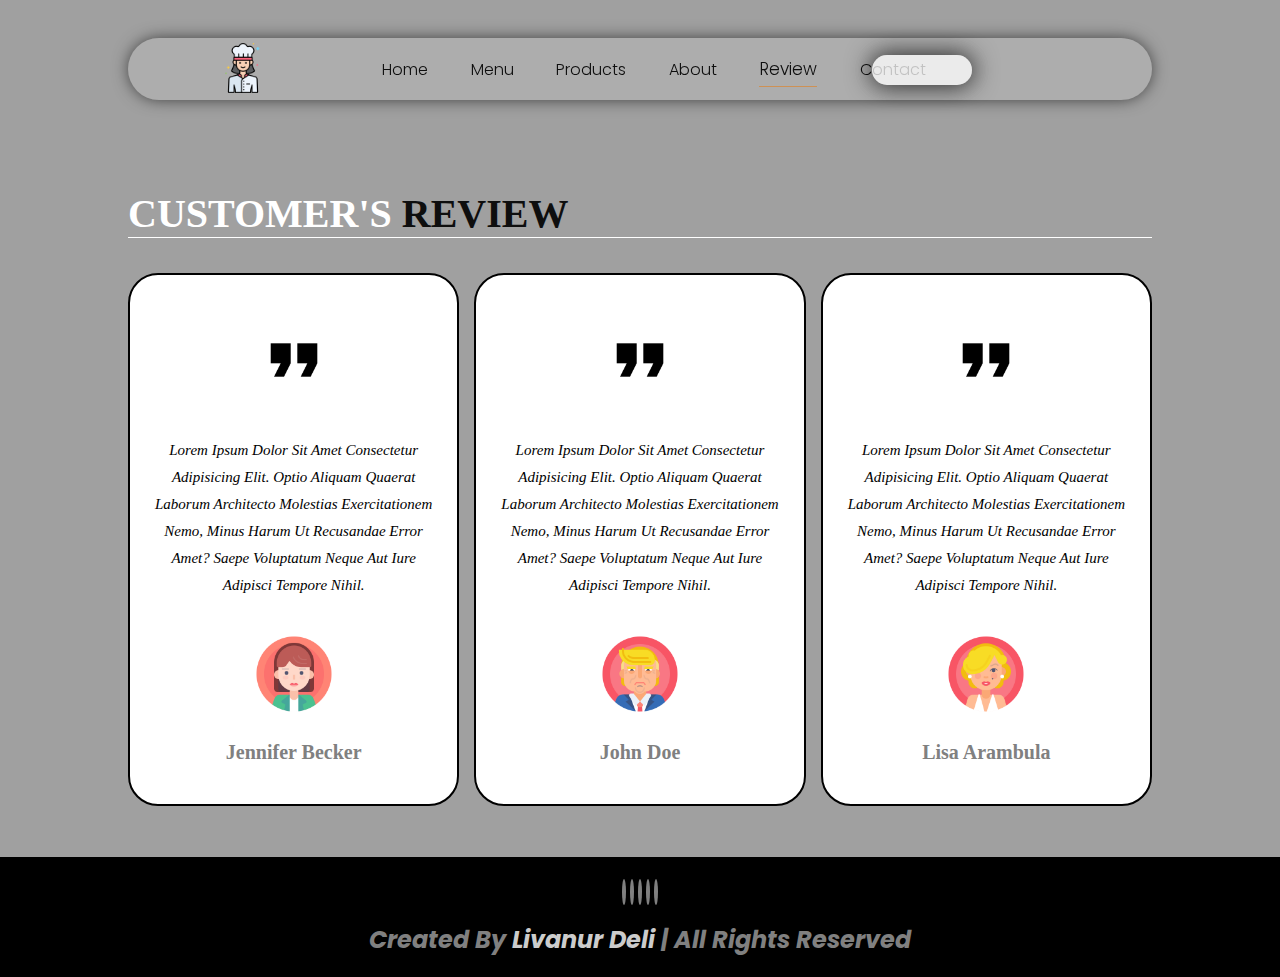
<file: review.html>
<!DOCTYPE html>
<html lang="en">
<head>
    <meta charset="UTF-8" />
    <meta name="viewport" content="width=device-width, initial-scale=1.0" />
    <title>Livs Cafe</title>
    <link rel="stylesheet" href="css/style.css">
    <link rel="stylesheet" href="https://cdnjs.cloudflare.com/ajax/libs/font-awesome/6.6.0/css/all.min.css" integrity="sha512-Kc323vGBEqzTmouAECnVceyQqyqdsSiqLQISBL29aUW4U/M7pSPA/gEUZQqv1cwx4OnYxTxve5UMg5GT6L4JJg==" crossorigin="anonymous" referrerpolicy="no-referrer" />
    <style>
        @import url('https://fonts.googleapis.com/css2?family=Poppins:ital,wght@0,100;0,200;0,300;0,400;0,500;0,600;0,700;0,800;0,900;1,100;1,200;1,300;1,400;1,500;1,600;1,700;1,800;1,900&display=swap');
    </style>
</head>
<body>
    <form runat="server">
        <header class="header">
            <a href="#" class="logo">
                <img src="img/chef.png" alt="Logo">
            </a>
            <nav class="navbar">
                <a href="index.html">Home</a>
                <a href="menu.html">Menu</a>
                <a href="products.html" >Products</a>
                <a href="about.html">About</a>
                <a href="review.html" class="active">Review</a>
                <a href="contact.html">Contact</a>
            </nav>
            <div class="buttons">
                <button type="button" id="search-btn">
                    <i class="fa-solid fa-magnifying-glass"></i>
                </button>
                <button type="button" id="cart-btn">
                    <i class="fa-solid fa-cart-shopping"></i>
                </button>
                <button type="button" id="menu-btn">
                    <i class="fa-solid fa-bars"></i>
                </button>
            </div>
            <div class="search-form">
                <asp:TextBox ID="searchBox" runat="server" CssClass="search-input" placeholder="search here"></asp:TextBox>
            </div>
            <div class="cart-items-container">
                <div class="cart-item">
                    <i class="fa-solid fa-xmark"></i>
                    <img src="img/pexels-cottonbro-4686962.jpg" alt="Cart Item 01">
                    <div class="content">
                        <h4>Cart Item 01</h4>
                        <div class="price">$15.99/-</div>
                    </div>
                </div>
                <div class="cart-item">
                    <i class="fa-solid fa-xmark"></i>
                    <img src="img/pexels-suzyhazelwood-1098592.jpg" alt="Cart Item 02">
                    <div class="content">
                        <h4>Cart Item 02</h4>
                        <div class="price">$15.99/-</div>
                    </div>
                </div>
                <div class="cart-item">
                    <i class="fa-solid fa-xmark"></i>
                    <img src="img/pexels-alesiakozik-6072100.jpg" alt="Cart Item 03">
                    <div class="content">
                        <h4>Cart Item 03</h4>
                        <div class="price">$15.99/-</div>
                    </div>
                </div>
                <a href="#" class="btn">Checkout Now</a>
            </div>
        </header>

        <section class="review" id="review">
            <h1 class="heading">Customer's <span>review</span></h1>
            <div class="box-container">
                <div class="box">
                    <img src="img/352392_format_quote_icon.png" alt="Quote">
                    <p>Lorem ipsum dolor sit amet consectetur adipisicing elit. Optio aliquam quaerat laborum architecto molestias exercitationem nemo, minus harum ut recusandae error amet? Saepe voluptatum neque aut iure adipisci tempore nihil.</p>
                    <img src="img/4043248_avatar_female_portrait_woman_icon.png" alt="Jennifer Becker">
                    <h3>Jennifer Becker</h3>
                    <div class="stars">
                        <i class="fa-solid fa-star"></i>
                        <i class="fa-solid fa-star"></i>
                        <i class="fa-solid fa-star"></i>
                        <i class="fa-solid fa-star"></i>
                        <i class="fa-regular fa-star-half-stroke"></i>
                    </div>
                </div>
                <div class="box">
                    <img src="img/352392_format_quote_icon.png" alt="Quote">
                    <p>Lorem ipsum dolor sit amet consectetur adipisicing elit. Optio aliquam quaerat laborum architecto molestias exercitationem nemo, minus harum ut recusandae error amet? Saepe voluptatum neque aut iure adipisci tempore nihil.</p>
                    <img src="img/4043269_avatar_male_president_trump_donald trump_icon.png" alt="John Doe">
                    <h3>John Doe</h3>
                    <div class="stars">
                        <i class="fa-solid fa-star"></i>
                        <i class="fa-solid fa-star"></i>
                        <i class="fa-solid fa-star"></i>
                        <i class="fa-solid fa-star"></i>
                        <i class="fa-regular fa-star-half-stroke"></i>
                    </div>
                </div>
                <div class="box">
                    <img src="img/352392_format_quote_icon.png" alt="Quote">
                    <p>Lorem ipsum dolor sit amet consectetur adipisicing elit. Optio aliquam quaerat laborum architecto molestias exercitationem nemo, minus harum ut recusandae error amet? Saepe voluptatum neque aut iure adipisci tempore nihil.</p>
                    <img src="img/4043261_artist_avatar_marilyn_monroe_icon.png" alt="Lisa Arambula">
                    <h3>Lisa Arambula</h3>
                    <div class="stars">
                        <i class="fa-solid fa-star"></i>
                        <i class="fa-solid fa-star"></i>
                        <i class="fa-solid fa-star"></i>
                        <i class="fa-solid fa-star"></i>
                        <i class="fa-regular fa-star-half-stroke"></i>
                    </div>
                </div>
            </div>
        </section>

        <section class="footer">
            <div class="share">
                <a href="#"><i class="fa-brands fa-facebook"></i></a>
                <a href="#"><i class="fa-brands fa-twitter"></i></a>
                <a href="#"><i class="fa-brands fa-instagram"></i></a>
                <a href="#"><i class="fa-brands fa-linkedin"></i></a>
                <a href="#"><i class="fa-brands fa-pinterest"></i></a>
            </div>
            <div class="credit">
                <h1>created by <span>Livanur Deli</span> | all rights reserved</h1>
            </div>
        </section>
        <script src="script.js"></script>
    </form>
</body>
</html>
</file>
<file: css/style.css>
@import url(default.css);
@import url(header.css);
@import url(home.css);
@import url(menu.css);
@import url(products.css);
@import url(about.css);
@import url(review.css);
@import url(contact.css);
@import url(footer.css);
</file>
